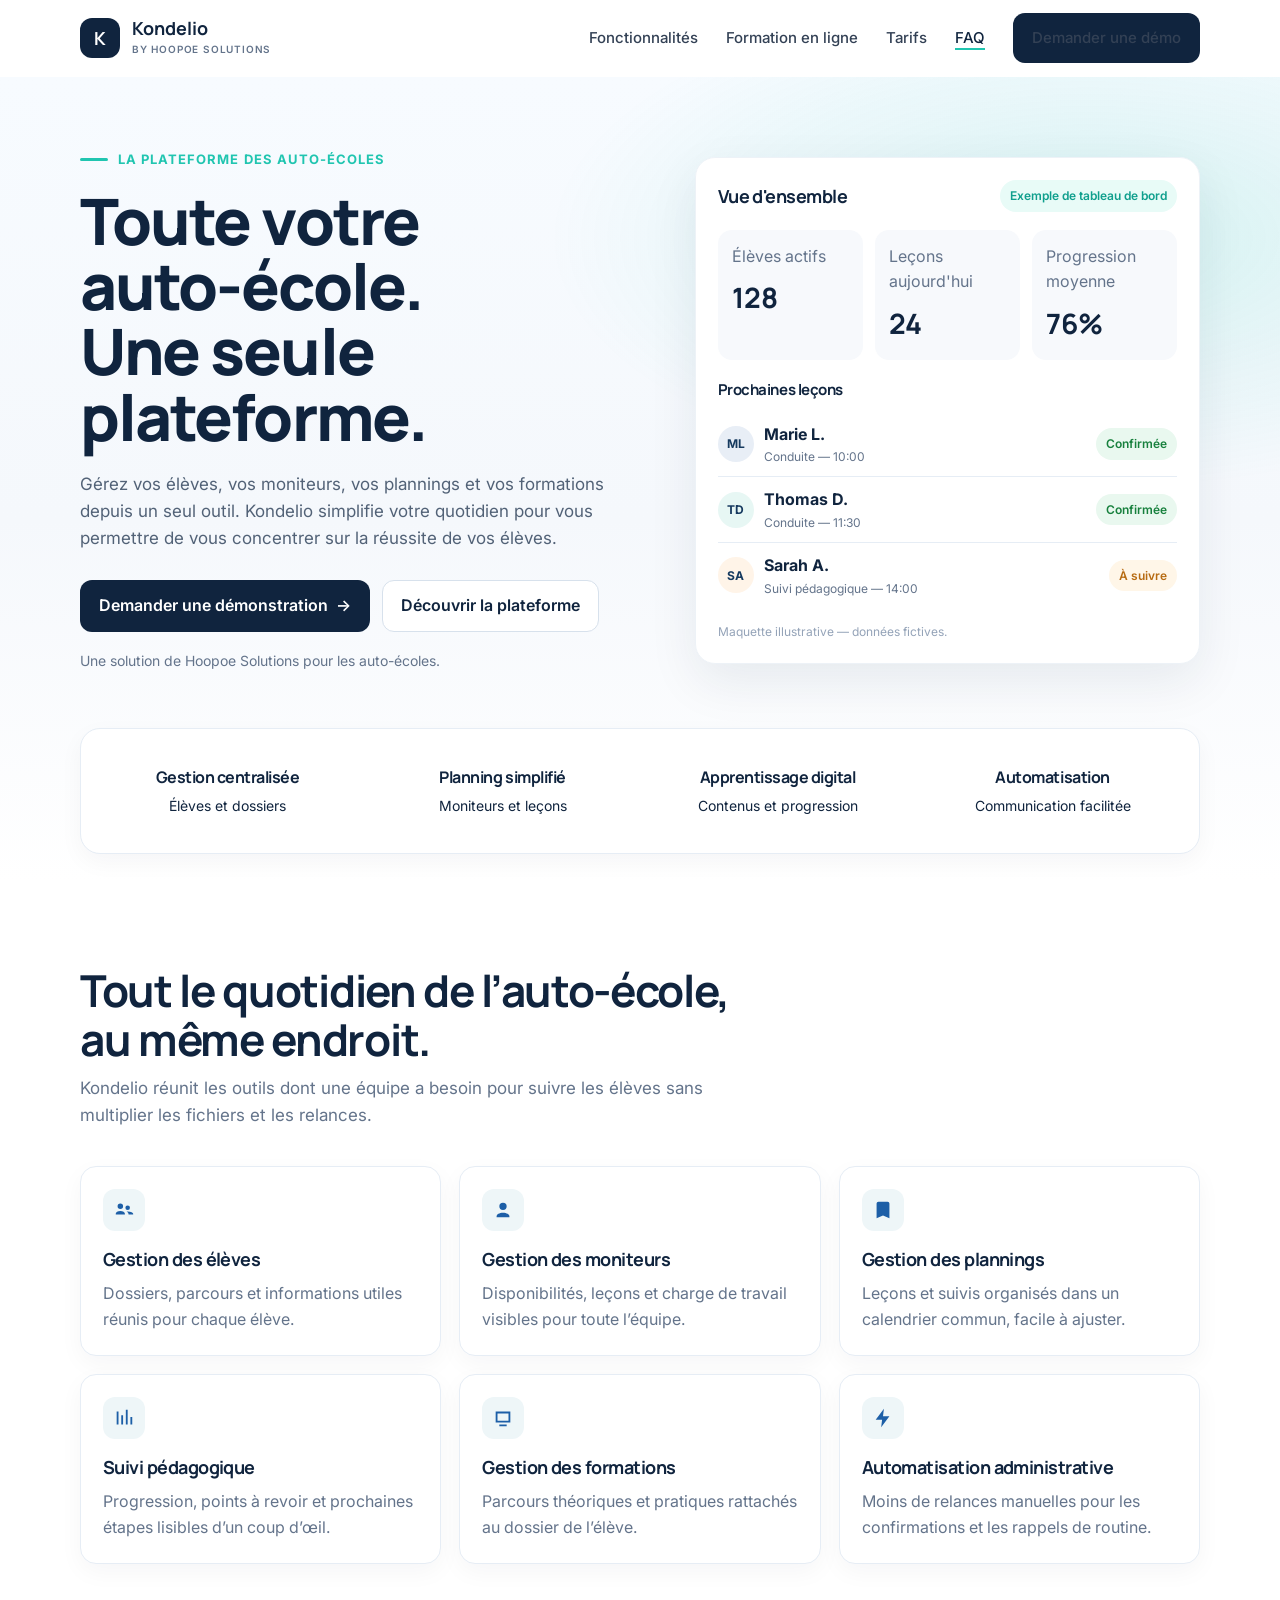
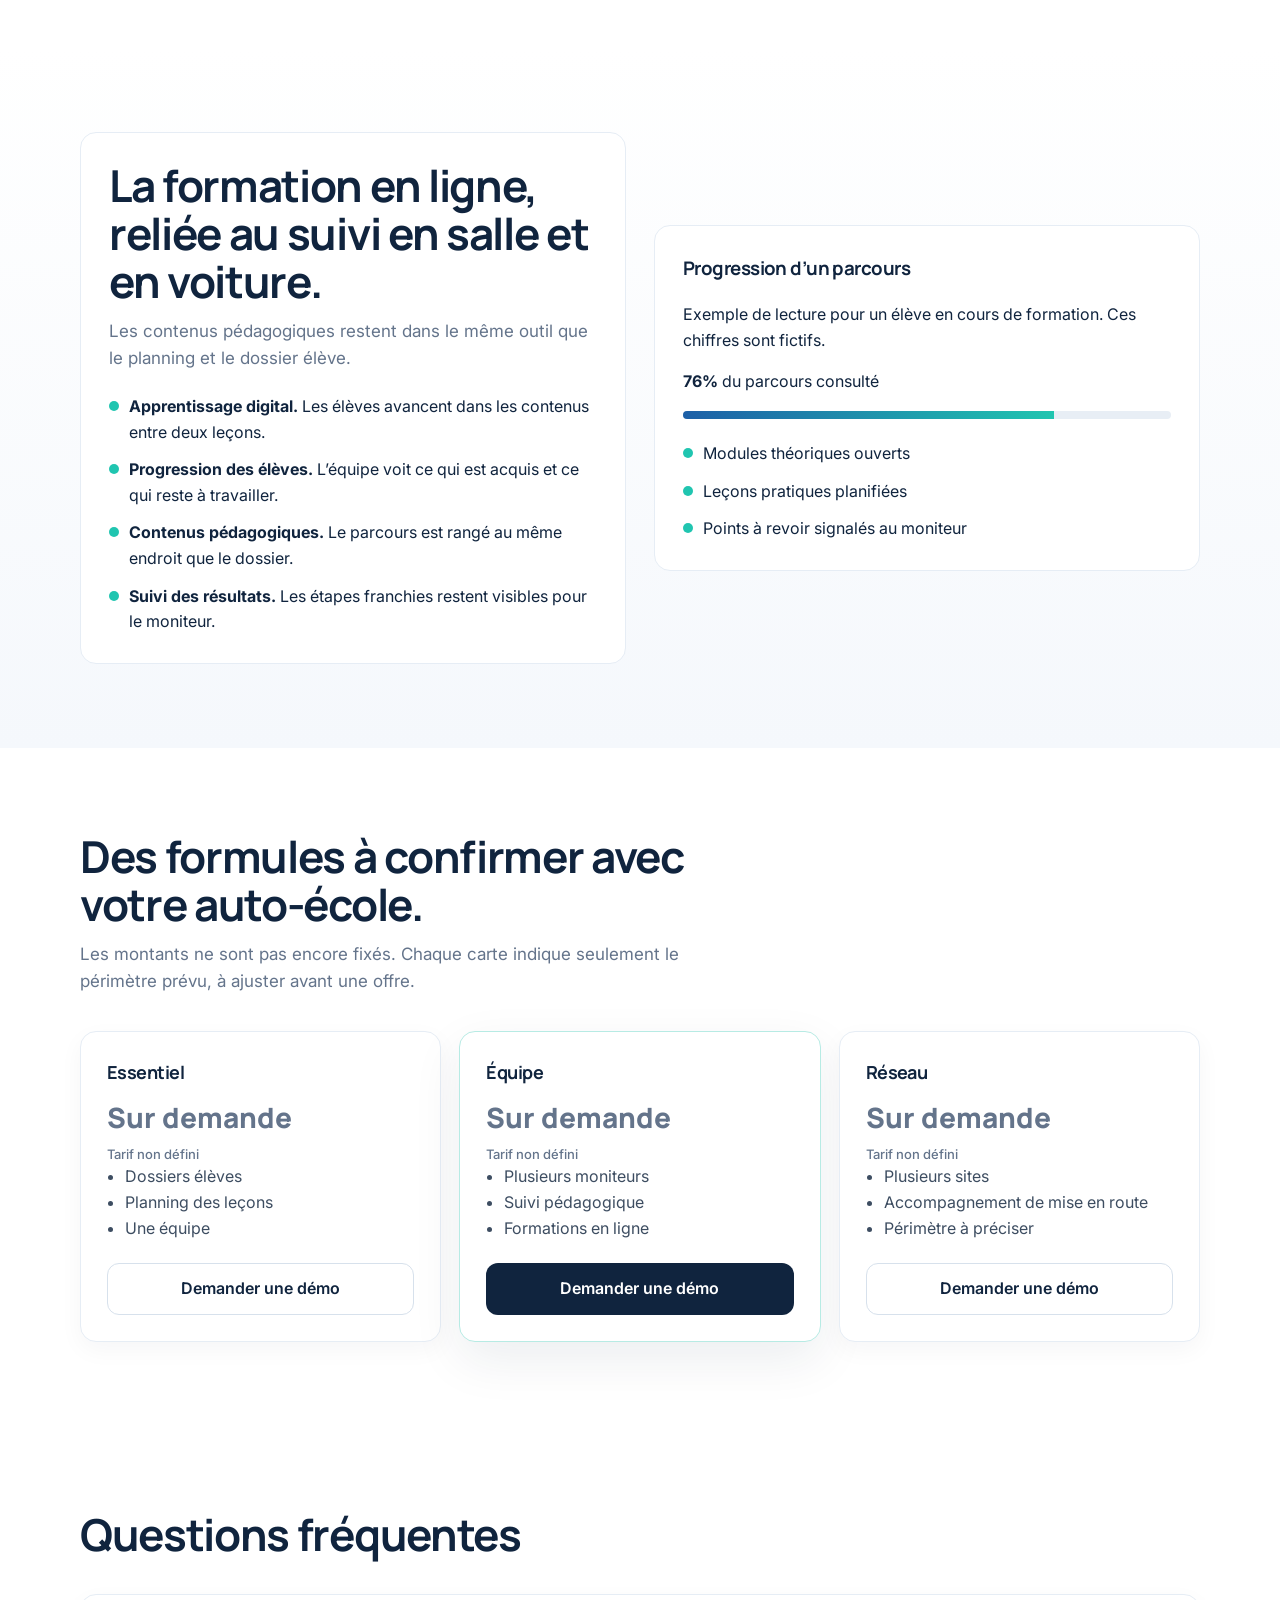
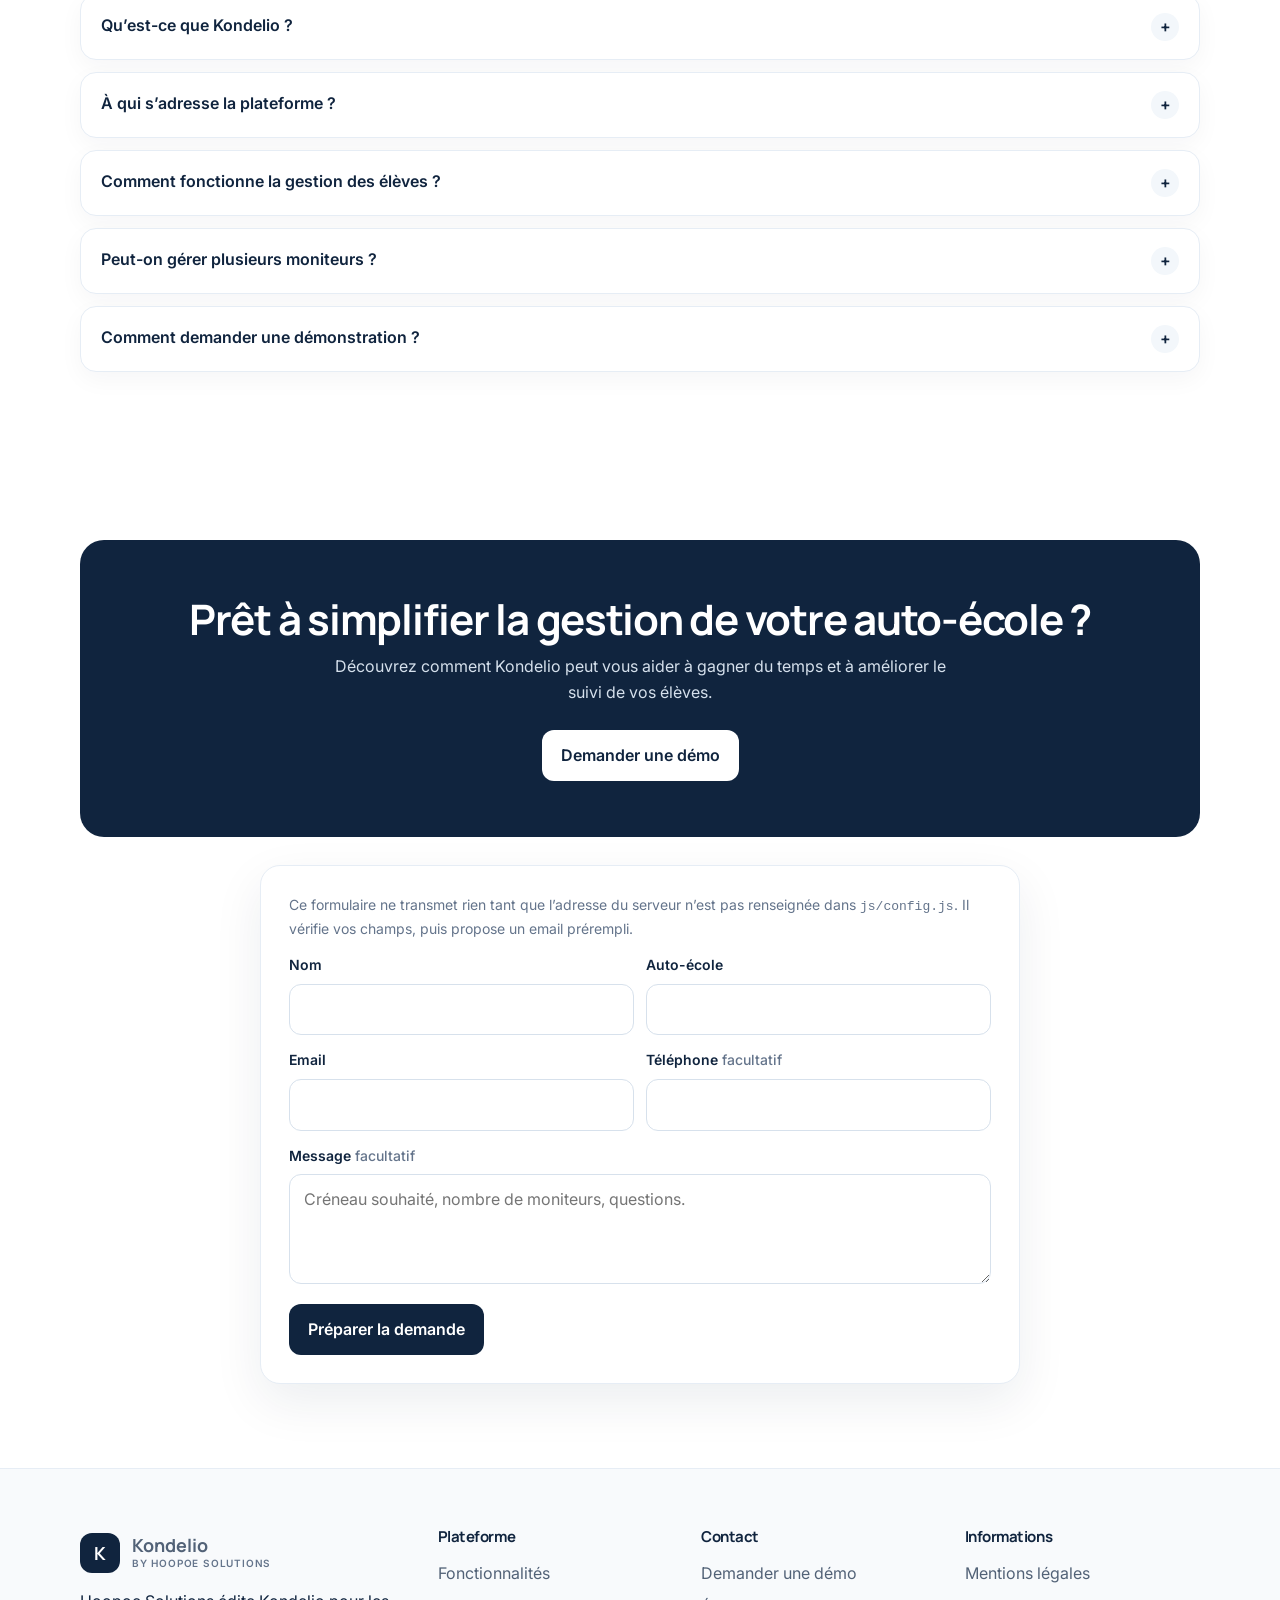
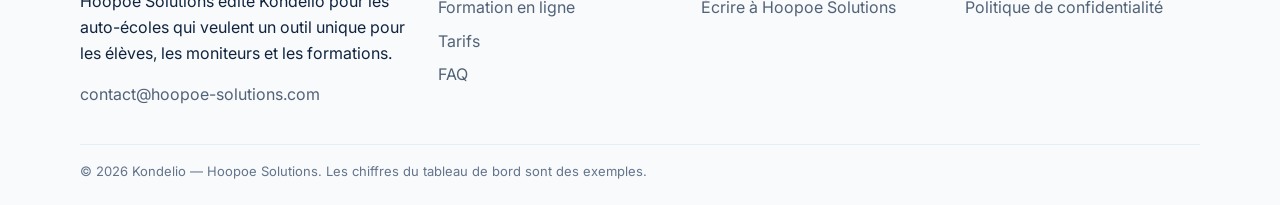
<file: index.html>
<!DOCTYPE html>
<html lang="fr">
<head>
  <meta charset="UTF-8">
  <meta name="viewport" content="width=device-width, initial-scale=1.0">
  <meta name="color-scheme" content="light">
  <meta name="description" content="Kondelio centralise la gestion des auto-écoles : élèves, moniteurs, plannings et formations en ligne.">
  <title>Kondelio — Toute votre auto-école. Une seule plateforme.</title>
  <link rel="icon" href="favicon.svg" type="image/svg+xml">
  <link rel="preconnect" href="https://fonts.googleapis.com">
  <link rel="preconnect" href="https://fonts.gstatic.com" crossorigin>
  <link href="https://fonts.googleapis.com/css2?family=Inter:wght@400;500;600;700&family=Manrope:wght@600;700;800&display=swap" rel="stylesheet">
  <link rel="stylesheet" href="css/styles.css">
</head>
<body>
  <a class="skip-link" href="#contenu">Aller au contenu</a>
  <header class="site-header">
    <div class="container navbar">
      <a class="brand" href="#accueil">
        <span class="brand-mark" aria-hidden="true">K</span>
        <span>
          <span class="brand-name">Kondelio</span>
          <span class="brand-sub">BY HOOPOE SOLUTIONS</span>
        </span>
      </a>
      <button class="menu-toggle" id="menu-toggle" type="button" aria-expanded="false" aria-controls="main-nav" aria-label="Ouvrir le menu">
        <svg class="icon-open" viewBox="0 0 24 24" aria-hidden="true"><path d="M4 7h16M4 12h16M4 17h16" fill="none" stroke="currentColor" stroke-width="1.8" stroke-linecap="round"/></svg>
        <svg class="icon-close" viewBox="0 0 24 24" aria-hidden="true"><path d="M6 6l12 12M18 6L6 18" fill="none" stroke="currentColor" stroke-width="1.8" stroke-linecap="round"/></svg>
      </button>
      <nav class="nav-panel" id="main-nav" aria-label="Navigation principale">
        <div class="nav-links">
          <a class="nav-link" href="#fonctionnalites">Fonctionnalités</a>
          <a class="nav-link" href="#formation">Formation en ligne</a>
          <a class="nav-link" href="#tarifs">Tarifs</a>
          <a class="nav-link" href="#faq">FAQ</a>
          <a class="btn btn-navy" href="#demo">Demander une démo</a>
        </div>
      </nav>
    </div>
  </header>

  <main id="contenu">
    <section class="hero" id="accueil">
      <div class="container hero-grid">
        <div>
          <p class="eyebrow">LA PLATEFORME DES AUTO-ÉCOLES</p>
          <h1>Toute votre auto-école.<br>Une seule plateforme.</h1>
          <p class="lead">Gérez vos élèves, vos moniteurs, vos plannings et vos formations depuis un seul outil. Kondelio simplifie votre quotidien pour vous permettre de vous concentrer sur la réussite de vos élèves.</p>
          <div class="hero-actions">
            <a class="btn btn-navy" href="#demo">Demander une démonstration <span aria-hidden="true">→</span></a>
            <a class="btn btn-ghost" href="#fonctionnalites">Découvrir la plateforme</a>
          </div>
          <p class="fine-print">Une solution de Hoopoe Solutions pour les auto-écoles.</p>
        </div>
        <aside class="dashboard" aria-label="Exemple de tableau de bord">
          <div class="dashboard-head">
            <h2>Vue d'ensemble</h2>
            <span class="badge">Exemple de tableau de bord</span>
          </div>
          <div class="stats">
            <div class="stat"><span>Élèves actifs</span><strong>128</strong></div>
            <div class="stat"><span>Leçons aujourd'hui</span><strong>24</strong></div>
            <div class="stat"><span>Progression moyenne</span><strong>76%</strong></div>
          </div>
          <div class="lessons">
            <h3>Prochaines leçons</h3>
            <div class="lesson">
              <div class="who"><span class="avatar">ML</span><div><strong>Marie L.</strong><small>Conduite — 10:00</small></div></div>
              <span class="pill">Confirmée</span>
            </div>
            <div class="lesson">
              <div class="who"><span class="avatar b">TD</span><div><strong>Thomas D.</strong><small>Conduite — 11:30</small></div></div>
              <span class="pill">Confirmée</span>
            </div>
            <div class="lesson">
              <div class="who"><span class="avatar c">SA</span><div><strong>Sarah A.</strong><small>Suivi pédagogique — 14:00</small></div></div>
              <span class="pill wait">À suivre</span>
            </div>
          </div>
          <p class="demo-note">Maquette illustrative — données fictives.</p>
        </aside>
      </div>
      <div class="container strip">
        <article>
          <h3>Gestion centralisée</h3>
          <p>Élèves et dossiers</p>
        </article>
        <article>
          <h3>Planning simplifié</h3>
          <p>Moniteurs et leçons</p>
        </article>
        <article>
          <h3>Apprentissage digital</h3>
          <p>Contenus et progression</p>
        </article>
        <article>
          <h3>Automatisation</h3>
          <p>Communication facilitée</p>
        </article>
      </div>
    </section>

    <section class="section" id="fonctionnalites">
      <div class="container">
        <div class="section-head">
          <h2>Tout le quotidien de l’auto-école, au même endroit.</h2>
          <p class="section-intro">Kondelio réunit les outils dont une équipe a besoin pour suivre les élèves sans multiplier les fichiers et les relances.</p>
        </div>
        <div class="cards">
          <article class="card">
            <div class="icon" aria-hidden="true"><svg viewBox="0 0 24 24"><path d="M8 11a3 3 0 1 0-3-3 3 3 0 0 0 3 3Zm8 1a2.5 2.5 0 1 0-2.5-2.5A2.5 2.5 0 0 0 16 12ZM8 13c-2.8 0-5 1.3-5 3v1h10v-1c0-1.7-2.2-3-5-3Zm8 .5c-.4 0-.8 0-1.2.1 1.3.8 2.2 1.9 2.2 3.2V17h5v-.8c0-1.6-2.4-2.7-6-2.7Z" fill="currentColor"/></svg></div>
            <h3>Gestion des élèves</h3>
            <p>Dossiers, parcours et informations utiles réunis pour chaque élève.</p>
          </article>
          <article class="card">
            <div class="icon" aria-hidden="true"><svg viewBox="0 0 24 24"><path d="M12 12a4 4 0 1 0-4-4 4 4 0 0 0 4 4Zm-7 8v-1c0-2.2 3-4 7-4s7 1.8 7 4v1Z" fill="currentColor"/></svg></div>
            <h3>Gestion des moniteurs</h3>
            <p>Disponibilités, leçons et charge de travail visibles pour toute l’équipe.</p>
          </article>
          <article class="card">
            <div class="icon" aria-hidden="true"><svg viewBox="0 0 24 24"><path d="M7 3h10a2 2 0 0 1 2 2v16l-7-3-7 3V5a2 2 0 0 1 2-2Z" fill="currentColor"/></svg></div>
            <h3>Gestion des plannings</h3>
            <p>Leçons et suivis organisés dans un calendrier commun, facile à ajuster.</p>
          </article>
          <article class="card">
            <div class="icon" aria-hidden="true"><svg viewBox="0 0 24 24"><path d="M4 19V5h2v14Zm5 0V9h2v10Zm5 0V3h2v16Zm5 0V11h2v8Z" fill="currentColor"/></svg></div>
            <h3>Suivi pédagogique</h3>
            <p>Progression, points à revoir et prochaines étapes lisibles d’un coup d’œil.</p>
          </article>
          <article class="card">
            <div class="icon" aria-hidden="true"><svg viewBox="0 0 24 24"><path d="M4 5h16v12H4Zm2 2v8h12V7ZM8 19h8v2H8Z" fill="currentColor"/></svg></div>
            <h3>Gestion des formations</h3>
            <p>Parcours théoriques et pratiques rattachés au dossier de l’élève.</p>
          </article>
          <article class="card">
            <div class="icon" aria-hidden="true"><svg viewBox="0 0 24 24"><path d="M13 2 4 14h7l-1 8 9-12h-7l1-8Z" fill="currentColor"/></svg></div>
            <h3>Automatisation administrative</h3>
            <p>Moins de relances manuelles pour les confirmations et les rappels de routine.</p>
          </article>
        </div>
      </div>
    </section>

    <section class="section formation" id="formation">
      <div class="container formation-grid">
        <div class="formation-copy">
          <h2>La formation en ligne, reliée au suivi en salle et en voiture.</h2>
          <p class="section-intro">Les contenus pédagogiques restent dans le même outil que le planning et le dossier élève.</p>
          <ul class="checks">
            <li><span><strong>Apprentissage digital.</strong> Les élèves avancent dans les contenus entre deux leçons.</span></li>
            <li><span><strong>Progression des élèves.</strong> L’équipe voit ce qui est acquis et ce qui reste à travailler.</span></li>
            <li><span><strong>Contenus pédagogiques.</strong> Le parcours est rangé au même endroit que le dossier.</span></li>
            <li><span><strong>Suivi des résultats.</strong> Les étapes franchies restent visibles pour le moniteur.</span></li>
          </ul>
        </div>
        <div class="formation-panel">
          <h3>Progression d’un parcours</h3>
          <p>Exemple de lecture pour un élève en cours de formation. Ces chiffres sont fictifs.</p>
          <p><strong>76%</strong> du parcours consulté</p>
          <div class="progress" aria-hidden="true"><span></span></div>
          <ul class="checks">
            <li>Modules théoriques ouverts</li>
            <li>Leçons pratiques planifiées</li>
            <li>Points à revoir signalés au moniteur</li>
          </ul>
        </div>
      </div>
    </section>

    <section class="section" id="tarifs">
      <div class="container">
        <div class="section-head">
          <h2>Des formules à confirmer avec votre auto-école.</h2>
          <p class="section-intro">Les montants ne sont pas encore fixés. Chaque carte indique seulement le périmètre prévu, à ajuster avant une offre.</p>
        </div>
        <div class="prices">
          <article class="price-card">
            <h3>Essentiel</h3>
            <p class="price">Sur demande<small>Tarif non défini</small></p>
            <ul>
              <li>Dossiers élèves</li>
              <li>Planning des leçons</li>
              <li>Une équipe</li>
            </ul>
            <a class="btn btn-ghost" href="#demo">Demander une démo</a>
          </article>
          <article class="price-card featured">
            <h3>Équipe</h3>
            <p class="price">Sur demande<small>Tarif non défini</small></p>
            <ul>
              <li>Plusieurs moniteurs</li>
              <li>Suivi pédagogique</li>
              <li>Formations en ligne</li>
            </ul>
            <a class="btn btn-navy" href="#demo">Demander une démo</a>
          </article>
          <article class="price-card">
            <h3>Réseau</h3>
            <p class="price">Sur demande<small>Tarif non défini</small></p>
            <ul>
              <li>Plusieurs sites</li>
              <li>Accompagnement de mise en route</li>
              <li>Périmètre à préciser</li>
            </ul>
            <a class="btn btn-ghost" href="#demo">Demander une démo</a>
          </article>
        </div>
      </div>
    </section>

    <section class="section" id="faq">
      <div class="container">
        <div class="section-head">
          <h2>Questions fréquentes</h2>
        </div>
        <div class="faq">
          <article class="faq-item">
            <button class="faq-question" type="button" aria-expanded="false">Qu’est-ce que Kondelio ? <span aria-hidden="true">+</span></button>
            <div class="faq-answer"><p>Kondelio est une plateforme de gestion pour les auto-écoles. Elle regroupe élèves, moniteurs, plannings et formations dans un même outil, édité par Hoopoe Solutions.</p></div>
          </article>
          <article class="faq-item">
            <button class="faq-question" type="button" aria-expanded="false">À qui s’adresse la plateforme ? <span aria-hidden="true">+</span></button>
            <div class="faq-answer"><p>Elle s’adresse aux responsables et aux équipes d’auto-écoles qui veulent suivre le quotidien des élèves sans disperser les informations.</p></div>
          </article>
          <article class="faq-item">
            <button class="faq-question" type="button" aria-expanded="false">Comment fonctionne la gestion des élèves ? <span aria-hidden="true">+</span></button>
            <div class="faq-answer"><p>Chaque élève a un dossier : parcours, leçons et suivi pédagogique. Le tableau de bord de cette page est une maquette, pas un accès à de vrais dossiers.</p></div>
          </article>
          <article class="faq-item">
            <button class="faq-question" type="button" aria-expanded="false">Peut-on gérer plusieurs moniteurs ? <span aria-hidden="true">+</span></button>
            <div class="faq-answer"><p>Oui. Le planning est prévu pour plusieurs moniteurs, avec leurs leçons et leur charge. Le détail se voit pendant la démonstration.</p></div>
          </article>
          <article class="faq-item">
            <button class="faq-question" type="button" aria-expanded="false">Comment demander une démonstration ? <span aria-hidden="true">+</span></button>
            <div class="faq-answer"><p>Utilisez le formulaire plus bas. Aucun serveur n’enregistre encore la demande : le message vous indique comment joindre Hoopoe Solutions.</p></div>
          </article>
        </div>
      </div>
    </section>

    <section class="section" id="demo">
      <div class="container">
        <div class="cta">
          <h2>Prêt à simplifier la gestion de votre auto-école ?</h2>
          <p>Découvrez comment Kondelio peut vous aider à gagner du temps et à améliorer le suivi de vos élèves.</p>
          <a class="btn btn-light" href="#demo-form">Demander une démo</a>
        </div>
        <form class="form" id="demo-form" action="#demo" novalidate>
          <p class="form-note full">Ce formulaire ne transmet rien tant que l’adresse du serveur n’est pas renseignée dans <code>js/config.js</code>. Il vérifie vos champs, puis propose un email prérempli.</p>
          <div class="field">
            <label for="name">Nom</label>
            <input id="name" name="name" type="text" autocomplete="name" required maxlength="120" aria-describedby="name-error">
            <p class="field-error" id="name-error" hidden></p>
          </div>
          <div class="field">
            <label for="school">Auto-école</label>
            <input id="school" name="school" type="text" autocomplete="organization" required maxlength="160" aria-describedby="school-error">
            <p class="field-error" id="school-error" hidden></p>
          </div>
          <div class="field">
            <label for="email">Email</label>
            <input id="email" name="email" type="email" autocomplete="email" required maxlength="160" aria-describedby="email-error">
            <p class="field-error" id="email-error" hidden></p>
          </div>
          <div class="field">
            <label for="phone">Téléphone <span class="optional">facultatif</span></label>
            <input id="phone" name="phone" type="tel" autocomplete="tel" maxlength="40" aria-describedby="phone-error">
            <p class="field-error" id="phone-error" hidden></p>
          </div>
          <div class="field full">
            <label for="message">Message <span class="optional">facultatif</span></label>
            <textarea id="message" name="message" maxlength="2000" placeholder="Créneau souhaité, nombre de moniteurs, questions."></textarea>
          </div>
          <div class="full form-actions">
            <button class="btn btn-navy" type="submit">Préparer la demande</button>
          </div>
          <p id="demo-status" class="form-status full" role="status" aria-live="polite" hidden></p>
        </form>
      </div>
    </section>
  </main>

  <footer class="site-footer">
    <div class="container footer-grid">
      <div>
        <a class="brand" href="#accueil">
          <span class="brand-mark" aria-hidden="true">K</span>
          <span>
            <span class="brand-name">Kondelio</span>
            <span class="brand-sub">BY HOOPOE SOLUTIONS</span>
          </span>
        </a>
        <p>Hoopoe Solutions édite Kondelio pour les auto-écoles qui veulent un outil unique pour les élèves, les moniteurs et les formations.</p>
        <a href="mailto:contact@hoopoe-solutions.com">contact@hoopoe-solutions.com</a>
      </div>
      <div>
        <h3>Plateforme</h3>
        <a href="#fonctionnalites">Fonctionnalités</a>
        <a href="#formation">Formation en ligne</a>
        <a href="#tarifs">Tarifs</a>
        <a href="#faq">FAQ</a>
      </div>
      <div>
        <h3>Contact</h3>
        <a href="#demo">Demander une démo</a>
        <a href="mailto:contact@hoopoe-solutions.com">Écrire à Hoopoe Solutions</a>
      </div>
      <div>
        <h3>Informations</h3>
        <a href="mentions-legales.html">Mentions légales</a>
        <a href="confidentialite.html">Politique de confidentialité</a>
      </div>
    </div>
    <div class="container legal">© <span id="year">2026</span> Kondelio — Hoopoe Solutions. Les chiffres du tableau de bord sont des exemples.</div>
  </footer>
  <script src="js/config.js"></script>
  <script src="js/main.js"></script>
</body>
</html>
</file>
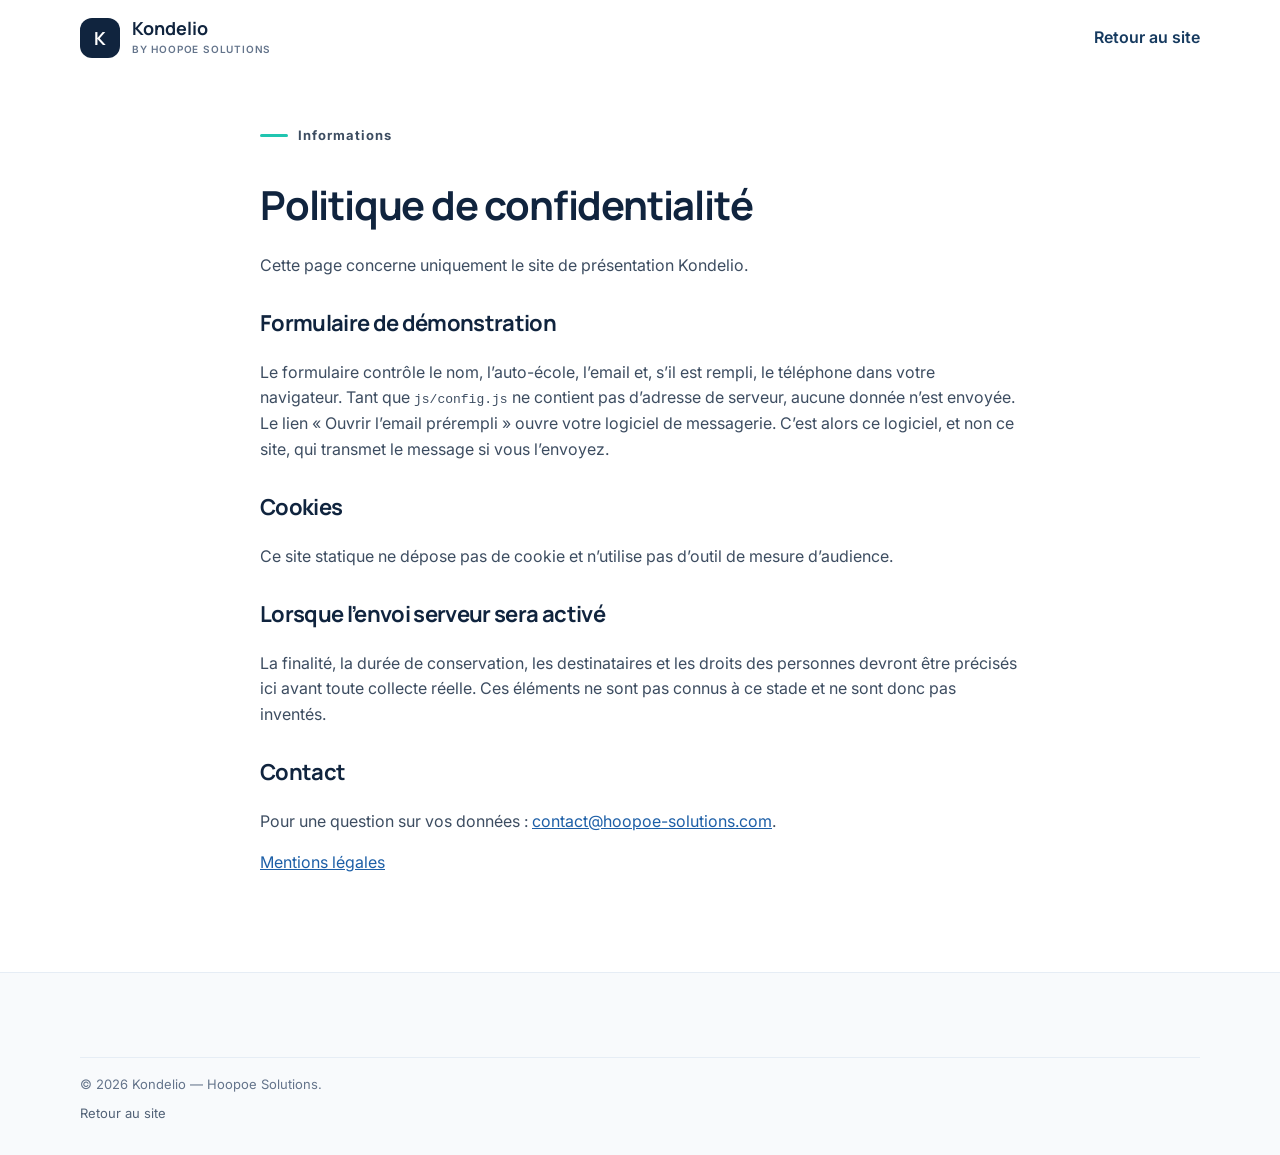
<file: confidentialite.html>
<!DOCTYPE html>
<html lang="fr">
<head>
  <meta charset="UTF-8">
  <meta name="viewport" content="width=device-width, initial-scale=1.0">
  <meta name="description" content="Politique de confidentialité du site de présentation Kondelio.">
  <title>Politique de confidentialité — Kondelio</title>
  <link rel="icon" href="favicon.svg" type="image/svg+xml">
  <link rel="preconnect" href="https://fonts.googleapis.com">
  <link rel="preconnect" href="https://fonts.gstatic.com" crossorigin>
  <link href="https://fonts.googleapis.com/css2?family=Inter:wght@400;500;600;700&family=Manrope:wght@600;700;800&display=swap" rel="stylesheet">
  <link rel="stylesheet" href="css/styles.css">
</head>
<body>
  <a class="skip-link" href="#contenu">Aller au contenu</a>
  <header class="site-header">
    <div class="container navbar">
      <a class="brand" href="index.html">
        <span class="brand-mark" aria-hidden="true">K</span>
        <span>
          <span class="brand-name">Kondelio</span>
          <span class="brand-sub">BY HOOPOE SOLUTIONS</span>
        </span>
      </a>
      <nav class="page-nav" aria-label="Retour">
        <a href="index.html">Retour au site</a>
      </nav>
    </div>
  </header>
  <main id="contenu" class="container page prose" tabindex="-1">
    <p class="eyebrow">Informations</p>
    <h1>Politique de confidentialité</h1>
    <p>Cette page concerne uniquement le site de présentation Kondelio.</p>
    <h2>Formulaire de démonstration</h2>
    <p>Le formulaire contrôle le nom, l’auto-école, l’email et, s’il est rempli, le téléphone dans votre navigateur. Tant que <code>js/config.js</code> ne contient pas d’adresse de serveur, aucune donnée n’est envoyée. Le lien « Ouvrir l’email prérempli » ouvre votre logiciel de messagerie. C’est alors ce logiciel, et non ce site, qui transmet le message si vous l’envoyez.</p>
    <h2>Cookies</h2>
    <p>Ce site statique ne dépose pas de cookie et n’utilise pas d’outil de mesure d’audience.</p>
    <h2>Lorsque l’envoi serveur sera activé</h2>
    <p>La finalité, la durée de conservation, les destinataires et les droits des personnes devront être précisés ici avant toute collecte réelle. Ces éléments ne sont pas connus à ce stade et ne sont donc pas inventés.</p>
    <h2>Contact</h2>
    <p>Pour une question sur vos données : <a href="mailto:contact@hoopoe-solutions.com">contact@hoopoe-solutions.com</a>.</p>
    <p><a href="mentions-legales.html">Mentions légales</a></p>
  </main>
  <footer class="site-footer">
    <div class="container legal">© <span id="year">2026</span> Kondelio — Hoopoe Solutions. <a href="index.html">Retour au site</a></div>
  </footer>
  <script src="js/main.js"></script>
</body>
</html>
</file>
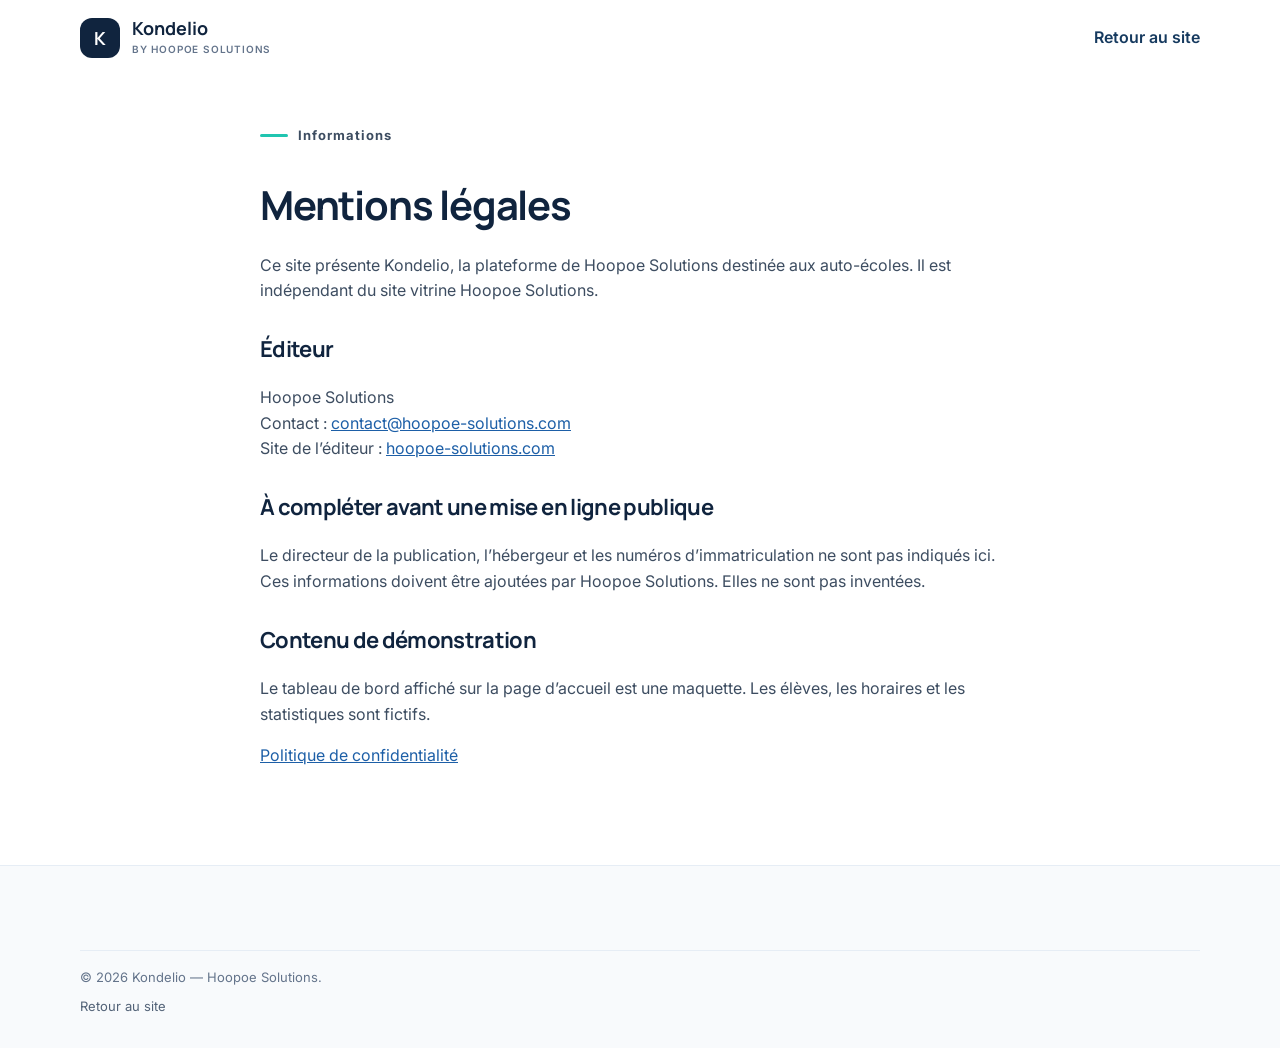
<file: mentions-legales.html>
<!DOCTYPE html>
<html lang="fr">
<head>
  <meta charset="UTF-8">
  <meta name="viewport" content="width=device-width, initial-scale=1.0">
  <meta name="description" content="Mentions légales du site de présentation Kondelio, édité par Hoopoe Solutions.">
  <title>Mentions légales — Kondelio</title>
  <link rel="icon" href="favicon.svg" type="image/svg+xml">
  <link rel="preconnect" href="https://fonts.googleapis.com">
  <link rel="preconnect" href="https://fonts.gstatic.com" crossorigin>
  <link href="https://fonts.googleapis.com/css2?family=Inter:wght@400;500;600;700&family=Manrope:wght@600;700;800&display=swap" rel="stylesheet">
  <link rel="stylesheet" href="css/styles.css">
</head>
<body>
  <a class="skip-link" href="#contenu">Aller au contenu</a>
  <header class="site-header">
    <div class="container navbar">
      <a class="brand" href="index.html">
        <span class="brand-mark" aria-hidden="true">K</span>
        <span>
          <span class="brand-name">Kondelio</span>
          <span class="brand-sub">BY HOOPOE SOLUTIONS</span>
        </span>
      </a>
      <nav class="page-nav" aria-label="Retour">
        <a href="index.html">Retour au site</a>
      </nav>
    </div>
  </header>
  <main id="contenu" class="container page prose" tabindex="-1">
    <p class="eyebrow">Informations</p>
    <h1>Mentions légales</h1>
    <p>Ce site présente Kondelio, la plateforme de Hoopoe Solutions destinée aux auto-écoles. Il est indépendant du site vitrine Hoopoe Solutions.</p>
    <h2>Éditeur</h2>
    <p>Hoopoe Solutions<br>
    Contact : <a href="mailto:contact@hoopoe-solutions.com">contact@hoopoe-solutions.com</a><br>
    Site de l’éditeur : <a href="https://www.hoopoe-solutions.com/" target="_blank" rel="noopener noreferrer">hoopoe-solutions.com</a></p>
    <h2>À compléter avant une mise en ligne publique</h2>
    <p>Le directeur de la publication, l’hébergeur et les numéros d’immatriculation ne sont pas indiqués ici. Ces informations doivent être ajoutées par Hoopoe Solutions. Elles ne sont pas inventées.</p>
    <h2>Contenu de démonstration</h2>
    <p>Le tableau de bord affiché sur la page d’accueil est une maquette. Les élèves, les horaires et les statistiques sont fictifs.</p>
    <p><a href="confidentialite.html">Politique de confidentialité</a></p>
  </main>
  <footer class="site-footer">
    <div class="container legal">© <span id="year">2026</span> Kondelio — Hoopoe Solutions. <a href="index.html">Retour au site</a></div>
  </footer>
  <script src="js/main.js"></script>
</body>
</html>
</file>
<file: css/styles.css>
:root {
  --navy: #10243e;
  --navy-2: #163a5f;
  --blue: #1d5fa7;
  --bg: #f5f8fc;
  --white: #ffffff;
  --cyan: #20c5b0;
  --muted: #64748b;
  --ink: #10243e;
  --line: #e6edf5;
  --shadow: 0 18px 50px rgba(16, 36, 62, 0.08);
  --radius: 16px;
  --header: 76px;
}

* { box-sizing: border-box; }
html { scroll-behavior: smooth; color-scheme: light; }
body {
  margin: 0;
  min-height: 100vh;
  font-family: Inter, system-ui, sans-serif;
  color: #10243e;
  background: #ffffff;
  line-height: 1.6;
}
img { max-width: 100%; display: block; }
a { color: inherit; }
button, input, textarea { font: inherit; }
.skip-link {
  position: absolute;
  left: 12px;
  top: -40px;
  background: var(--navy);
  color: white;
  padding: 8px 12px;
  z-index: 20;
}
.skip-link:focus { top: 12px; }

.container {
  width: min(1120px, calc(100% - 40px));
  margin: 0 auto;
}

.site-header {
  position: sticky;
  top: 0;
  z-index: 30;
  background: #ffffff;
  border-bottom: 1px solid transparent;
}
.site-header.is-scrolled { border-bottom-color: var(--line); }
.navbar {
  min-height: var(--header);
  display: flex;
  align-items: center;
  justify-content: space-between;
  gap: 24px;
}
.brand {
  display: flex;
  align-items: center;
  gap: 12px;
  text-decoration: none;
}
.brand-mark {
  width: 40px;
  height: 40px;
  border-radius: 12px;
  background: var(--navy);
  color: white;
  display: grid;
  place-items: center;
  font-family: Manrope, Inter, sans-serif;
  font-weight: 700;
  font-size: 18px;
}
.brand-name {
  display: block;
  font-family: Manrope, Inter, sans-serif;
  font-weight: 700;
  font-size: 18px;
  line-height: 1.1;
}
.brand-sub {
  display: block;
  margin-top: 2px;
  color: var(--muted);
  font-size: 10px;
  letter-spacing: 0.08em;
  font-weight: 600;
}
.nav-links {
  display: flex;
  align-items: center;
  gap: 28px;
}
.nav-links a {
  text-decoration: none;
  color: #334155;
  font-size: 15px;
  font-weight: 500;
}
.nav-links a:hover,
.nav-links a.is-active { color: var(--navy); }
.nav-links a.is-active { box-shadow: inset 0 -2px 0 var(--cyan); }
.btn {
  display: inline-flex;
  align-items: center;
  justify-content: center;
  gap: 8px;
  border-radius: 12px;
  padding: 12px 18px;
  text-decoration: none;
  border: 1px solid transparent;
  font-weight: 600;
  cursor: pointer;
  transition: transform 0.18s ease, background 0.18s ease, box-shadow 0.18s ease;
}
.btn:hover { transform: translateY(-1px); }
.btn:disabled { opacity: 0.65; cursor: wait; transform: none; }
:focus-visible { outline: 2px solid var(--blue); outline-offset: 3px; }
section[id] { scroll-margin-top: calc(var(--header) + 12px); }
.btn-navy { background: var(--navy); color: white; }
.btn-navy:hover { background: #0c1c32; }
.btn-ghost {
  background: white;
  color: var(--navy);
  border-color: #d7e1ec;
}
.btn-ghost:hover { border-color: #b7c6d6; }
.btn-light { background: white; color: var(--navy); }
.menu-toggle {
  display: none;
  width: 44px;
  height: 44px;
  border: 1px solid var(--line);
  border-radius: 12px;
  background: white;
  color: var(--navy);
}
.menu-toggle svg { width: 22px; height: 22px; }
.icon-close { display: none; }
.menu-toggle[aria-expanded="true"] .icon-open { display: none; }
.menu-toggle[aria-expanded="true"] .icon-close { display: block; }

.hero {
  background:
    radial-gradient(900px 420px at 85% 20%, rgba(32, 197, 176, 0.16), transparent 60%),
    linear-gradient(180deg, #f7fbff 0%, #f5f8fc 55%, #ffffff 100%);
  padding: 72px 0 28px;
}
.hero-grid {
  display: grid;
  grid-template-columns: 1.05fr 0.95fr;
  gap: 56px;
  align-items: center;
}
.eyebrow {
  display: flex;
  align-items: center;
  gap: 10px;
  margin: 0 0 18px;
  color: var(--cyan);
  font-size: 13px;
  font-weight: 700;
  letter-spacing: 0.08em;
}
.eyebrow::before {
  content: "";
  width: 28px;
  height: 3px;
  border-radius: 99px;
  background: var(--cyan);
}
h1, h2, h3 { font-family: Manrope, Inter, sans-serif; letter-spacing: -0.03em; }
.hero h1 {
  margin: 0;
  font-size: clamp(42px, 5vw, 64px);
  line-height: 1.02;
  font-weight: 800;
  color: var(--navy);
}
.lead {
  max-width: 540px;
  margin: 22px 0 0;
  color: #526277;
  font-size: 17px;
}
.hero-actions {
  display: flex;
  flex-wrap: wrap;
  gap: 12px;
  margin-top: 28px;
}
.fine-print {
  margin: 18px 0 0;
  color: var(--muted);
  font-size: 14px;
}

.dashboard {
  background: white;
  border: 1px solid #edf2f7;
  border-radius: 20px;
  box-shadow: var(--shadow);
  padding: 22px;
}
.dashboard-head, .lesson, .stat {
  display: flex;
  align-items: center;
}
.dashboard-head { justify-content: space-between; gap: 12px; }
.dashboard h2 { margin: 0; font-size: 18px; }
.badge {
  background: #e8fbf7;
  color: #0f9f8d;
  border-radius: 999px;
  padding: 6px 10px;
  font-size: 12px;
  font-weight: 600;
}
.stats {
  display: grid;
  grid-template-columns: repeat(3, 1fr);
  gap: 12px;
  margin-top: 18px;
}
.stat {
  background: #f7f9fc;
  border-radius: 14px;
  padding: 14px;
  display: block;
}
.stat span, .lesson small, .feature p, .card p, .price-card p, .footer p, .section-intro {
  color: var(--muted);
}
.stat strong {
  display: block;
  margin-top: 6px;
  font-size: 28px;
  font-family: Manrope, Inter, sans-serif;
}
.lessons { margin-top: 18px; }
.lessons h3 { margin: 0 0 10px; font-size: 15px; }
.lesson {
  justify-content: space-between;
  gap: 12px;
  padding: 10px 0;
}
.lesson + .lesson { border-top: 1px solid var(--line); }
.who { display: flex; align-items: center; gap: 10px; }
.avatar {
  width: 36px;
  height: 36px;
  border-radius: 50%;
  display: grid;
  place-items: center;
  font-size: 12px;
  font-weight: 700;
  color: var(--navy-2);
  background: #e8eef6;
}
.avatar.b { background: #e7f7f4; }
.avatar.c { background: #fff4e8; }
.who strong, .who small { display: block; }
.who small { font-size: 12px; }
.pill {
  border-radius: 999px;
  padding: 6px 10px;
  font-size: 12px;
  font-weight: 600;
  background: #e9f8ef;
  color: #17803d;
  white-space: nowrap;
}
.pill.wait { background: #fff6e8; color: #b76b12; }
.demo-note {
  margin: 14px 0 0;
  font-size: 12px;
  color: #94a3b8;
}

.strip {
  display: grid;
  grid-template-columns: repeat(4, 1fr);
  gap: 18px;
  margin-top: 56px;
  padding: 28px 18px;
  background: white;
  border: 1px solid var(--line);
  border-radius: 20px;
  box-shadow: 0 8px 24px rgba(16, 36, 62, 0.04);
}
.strip article { text-align: center; padding: 8px 12px; }
.strip h3 { margin: 0; font-size: 16px; }
.strip p { margin: 4px 0 0; font-size: 14px; }

.section { padding: 84px 0; }
.section-head { max-width: 680px; margin-bottom: 36px; }
.section h2 { margin: 0; font-size: clamp(32px, 4vw, 44px); line-height: 1.1; }
.section-intro { margin: 12px 0 0; font-size: 17px; }
.cards {
  display: grid;
  grid-template-columns: repeat(3, 1fr);
  gap: 18px;
}
.card, .price-card, .faq-item, .formation-copy, .formation-panel {
  background: white;
  border: 1px solid var(--line);
  border-radius: var(--radius);
  box-shadow: 0 8px 24px rgba(16, 36, 62, 0.04);
}
.card { padding: 22px; }
.card:hover, .price-card:hover { transform: translateY(-3px); transition: transform 0.18s ease; }
.icon {
  width: 42px;
  height: 42px;
  border-radius: 12px;
  display: grid;
  place-items: center;
  background: #eef6f8;
  color: var(--blue);
  margin-bottom: 14px;
}
.icon svg { width: 22px; height: 22px; }
.card h3, .price-card h3 { margin: 0 0 8px; font-size: 18px; }
.card p, .price-card p { margin: 0; }

.formation {
  background: linear-gradient(180deg, #ffffff, #f5f8fc);
}
.formation-grid {
  display: grid;
  grid-template-columns: 1fr 1fr;
  gap: 28px;
  align-items: center;
}
.formation-copy, .formation-panel { padding: 28px; box-shadow: none; }
.checks { list-style: none; margin: 22px 0 0; padding: 0; display: grid; gap: 12px; }
.checks li { display: flex; gap: 10px; align-items: flex-start; }
.checks li::before {
  content: "";
  width: 10px;
  height: 10px;
  margin-top: 7px;
  border-radius: 50%;
  background: var(--cyan);
  flex: none;
}
.progress {
  height: 8px;
  background: #e8eef5;
  border-radius: 99px;
  overflow: hidden;
  margin-top: 8px;
}
.progress span { display: block; height: 100%; width: 76%; background: linear-gradient(90deg, var(--blue), var(--cyan)); }
.formation-panel h3 { margin-top: 0; }

.prices {
  display: grid;
  grid-template-columns: repeat(3, 1fr);
  gap: 18px;
}
.price-card { padding: 26px; }
.price-card.featured { border-color: #b7ebe4; box-shadow: var(--shadow); }
.price {
  margin: 18px 0;
  font-family: Manrope, Inter, sans-serif;
  font-size: 28px;
  font-weight: 800;
}
.price small { display: block; margin-top: 4px; font-size: 13px; color: var(--muted); font-weight: 500; font-family: Inter, sans-serif; }
.price-card ul { margin: 0 0 22px; padding-left: 18px; color: #3d4d61; }
.price-card .btn { width: 100%; }

.faq { display: grid; gap: 12px; }
.faq-item { overflow: hidden; }
.faq-question {
  width: 100%;
  text-align: left;
  background: transparent;
  border: 0;
  padding: 18px 20px;
  font-weight: 600;
  color: var(--navy);
  display: flex;
  justify-content: space-between;
  gap: 16px;
  cursor: pointer;
}
.faq-question span {
  width: 28px;
  height: 28px;
  border-radius: 50%;
  background: #f3f7fb;
  display: grid;
  place-items: center;
  flex: none;
}
.faq-answer { display: none; padding: 0 20px 18px; color: #526277; }
.faq-item.is-open .faq-answer { display: block; }
.faq-item.is-open .faq-question span { transform: rotate(45deg); }

.cta {
  background: var(--navy);
  color: white;
  border-radius: 24px;
  padding: 56px 40px;
  text-align: center;
}
.cta h2 { margin: 0; font-size: clamp(30px, 4vw, 42px); }
.cta p { margin: 12px auto 0; max-width: 620px; color: #d5e0ec; }
.cta .btn { margin-top: 24px; }

.site-footer {
  background: #f8fafc;
  border-top: 1px solid var(--line);
  padding: 56px 0 24px;
}
.footer-grid {
  display: grid;
  grid-template-columns: 1.4fr repeat(3, 1fr);
  gap: 28px;
}
.site-footer h3 { margin: 0 0 12px; font-size: 15px; }
.site-footer a { display: block; text-decoration: none; color: #526277; margin: 8px 0; }
.site-footer a:hover { color: var(--navy); }
.legal {
  margin-top: 28px;
  padding-top: 16px;
  border-top: 1px solid var(--line);
  color: var(--muted);
  font-size: 13px;
}
.form {
  display: grid;
  gap: 12px;
  margin-top: 18px;
}
label { font-size: 14px; font-weight: 600; }
input, textarea {
  width: 100%;
  margin-top: 6px;
  border: 1px solid #d7e1ec;
  border-radius: 12px;
  padding: 12px 14px;
  background: white;
}
textarea { min-height: 110px; resize: vertical; }
.form-status {
  margin-top: 12px;
  padding: 12px 14px;
  border-radius: 12px;
  background: #eef6ff;
  color: var(--navy-2);
}
.form-status.is-error { background: #fff1f1; color: #9f1239; }
.form-status.is-success { background: #e9f8ef; color: #166534; }
.form-status a { color: var(--blue); font-weight: 600; }

.form {
  max-width: 760px;
  margin: 28px auto 0;
  padding: 28px;
  background: white;
  border: 1px solid var(--line);
  border-radius: 20px;
  box-shadow: var(--shadow);
  grid-template-columns: 1fr 1fr;
}
.form .full { grid-column: 1 / -1; }
.form-note { margin: 0; color: var(--muted); font-size: 14px; }
.form-note code { font-size: 13px; }
.optional { color: var(--muted); font-weight: 500; }
.field-error { margin: 6px 0 0; color: #9f1239; font-size: 13px; }
input.is-invalid, textarea.is-invalid { border-color: #e11d48; background: #fff8f8; }
input:focus, textarea:focus { border-color: var(--blue); box-shadow: 0 0 0 3px rgba(29, 95, 167, 0.15); }
.form-actions { display: flex; }
.site-footer .brand { display: flex; }
.site-footer .brand-name, .site-footer .brand-sub { margin: 0; }
.page-nav { display: flex; gap: 16px; align-items: center; }
.page-nav a { text-decoration: none; font-weight: 600; color: var(--navy-2); }
.prose { max-width: 760px; }
.prose p { color: #3d4d61; }
.prose a { color: var(--blue); }

@media (prefers-reduced-motion: reduce) {
  html { scroll-behavior: auto; }
  .btn, .card, .price-card { transition: none; }
}
@media (prefers-reduced-motion: no-preference) {
  .dashboard { animation: rise 0.45s ease both; }
}
@keyframes rise {
  from { transform: translateY(8px); }
  to { transform: none; }
}

.page {
  padding: 48px 0 80px;
}
.page h1 { font-size: 40px; margin-bottom: 8px; }
.page h2 { margin-top: 28px; font-size: 22px; }

@media (max-width: 980px) {
  .hero-grid, .formation-grid, .footer-grid, .cards, .prices, .strip {
    grid-template-columns: 1fr 1fr;
  }
  .footer-grid { grid-template-columns: 1fr 1fr; }
  .hero-grid, .formation-grid { grid-template-columns: 1fr; }
}
@media (max-width: 760px) {
  .menu-toggle { display: grid; place-items: center; }
  .nav-panel {
    display: none;
    position: absolute;
    left: 0;
    right: 0;
    top: var(--header);
    background: white;
    border-bottom: 1px solid var(--line);
    padding: 8px 20px 18px;
  }
  .nav-panel.is-open { display: block; }
  .nav-links { flex-direction: column; align-items: stretch; gap: 0; }
  .nav-links a { padding: 12px 0; }
  .nav-links .btn { margin-top: 8px; }
  .cards, .prices, .strip, .stats, .footer-grid { grid-template-columns: 1fr; }
  .hero { padding-top: 36px; }
  .section { padding: 56px 0; }
  .cta { padding: 36px 20px; }
  .lesson { align-items: flex-start; }
  .form { grid-template-columns: 1fr; padding: 20px; }
  .nav-links a.is-active { box-shadow: none; }
}
</file>
